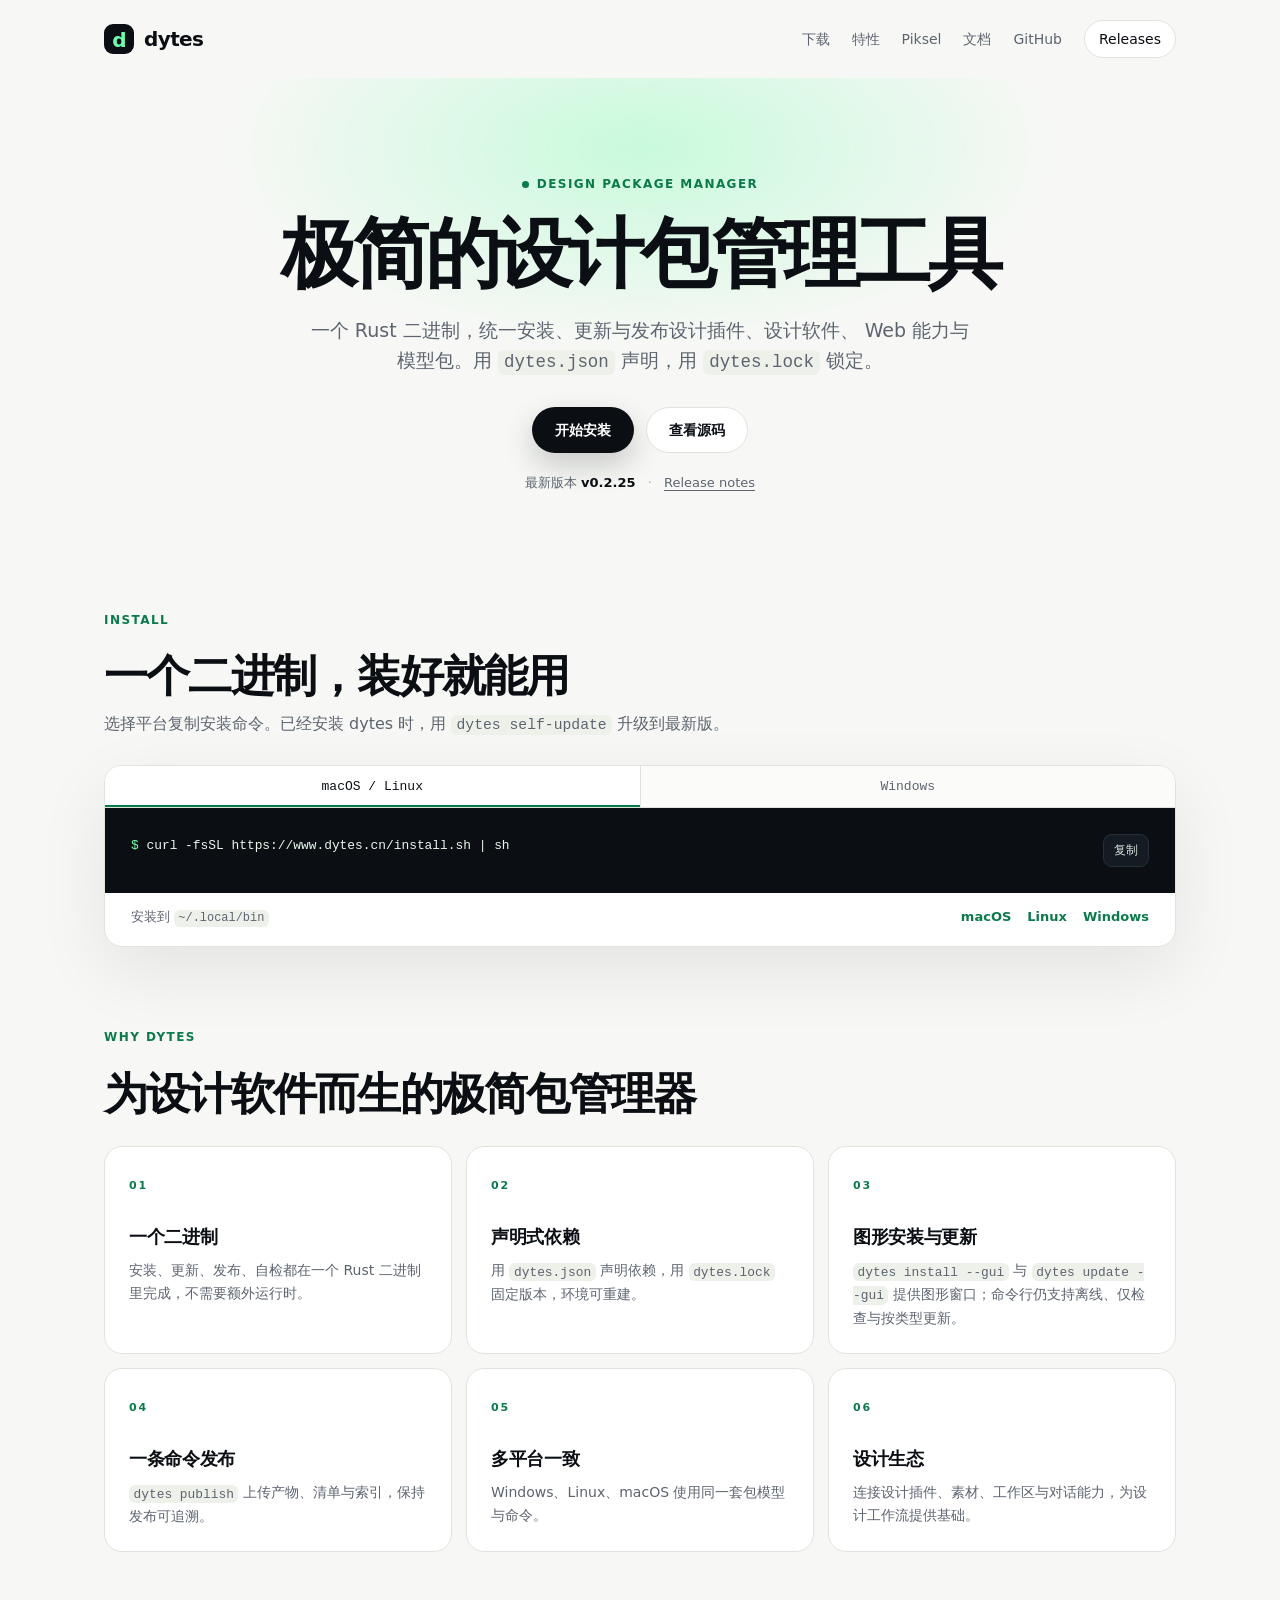
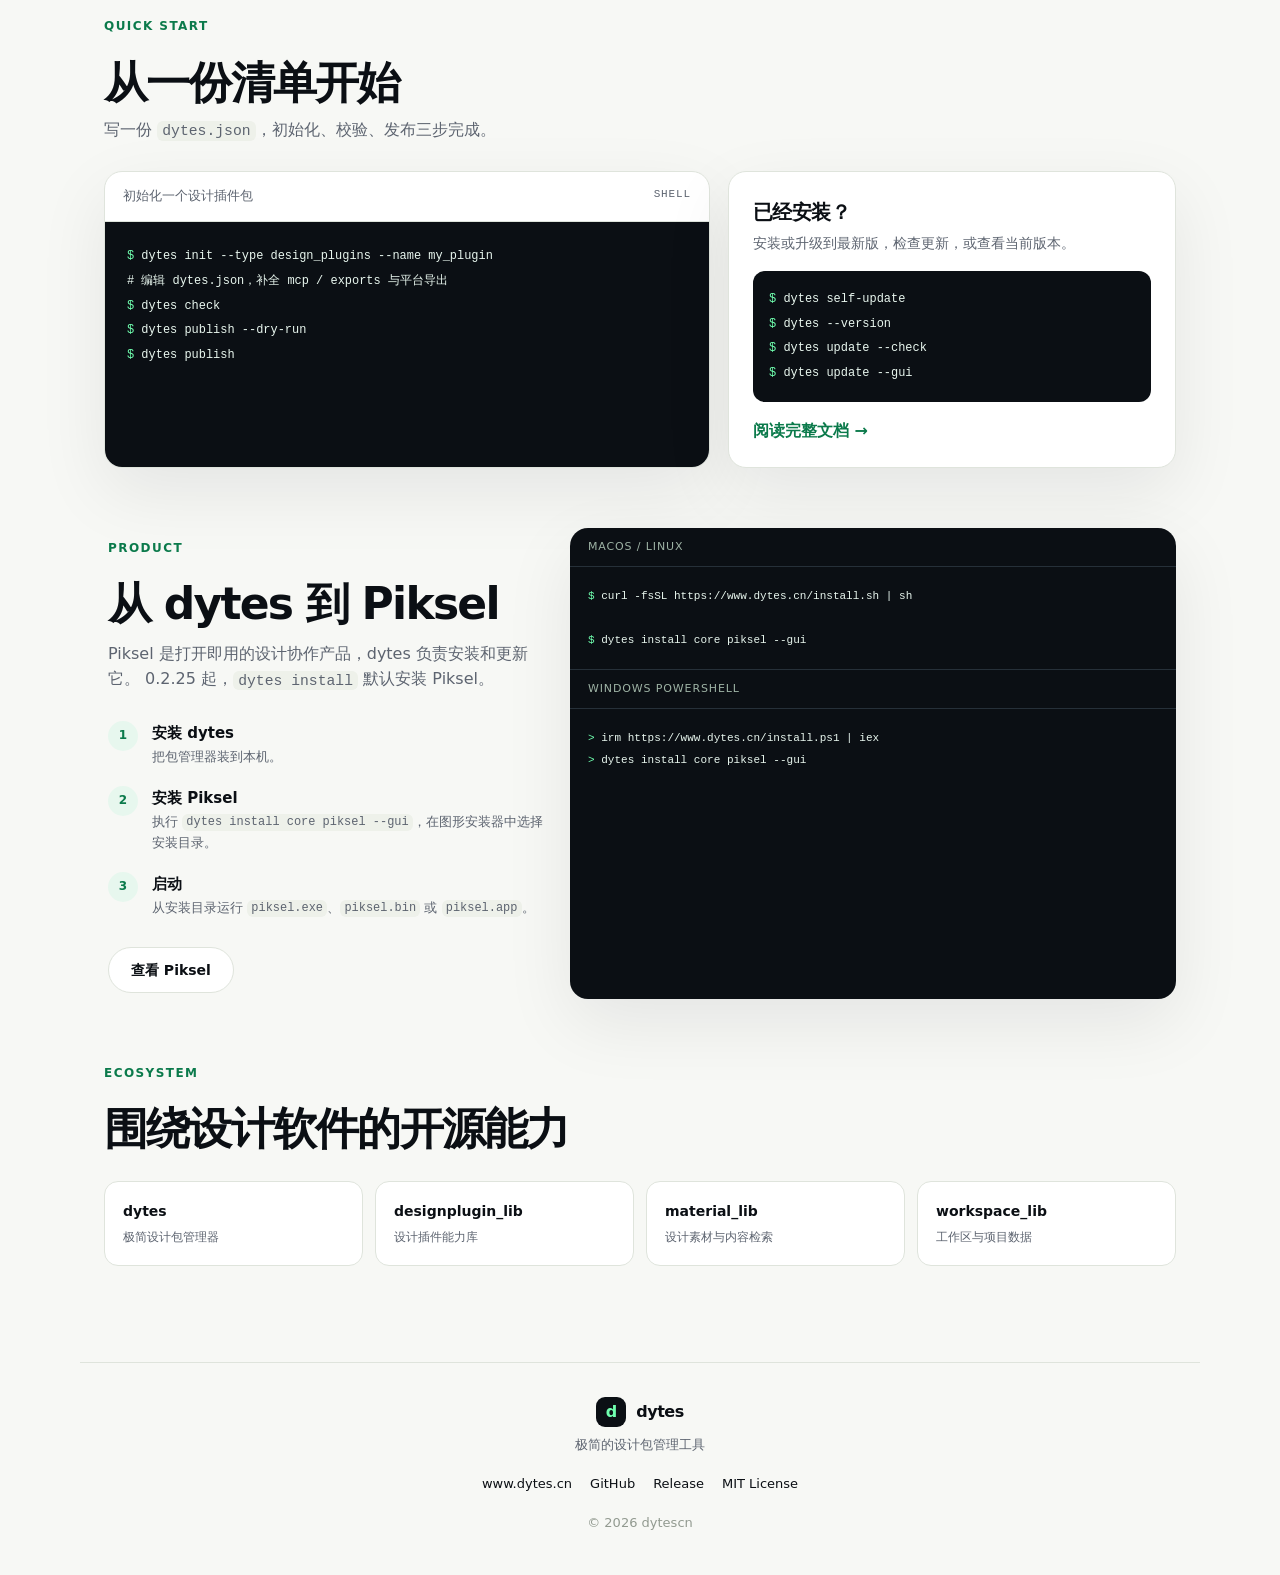
<file: index.html>
<!doctype html>
<html lang="zh-CN">
<head>
  <meta charset="utf-8">
  <meta name="viewport" content="width=device-width, initial-scale=1">
  <title>dytes · 极简的设计包管理工具</title>
  <meta name="description" content="dytes 是一个极简的设计包管理工具：用一个 Rust 二进制统一安装、更新和发布设计插件、设计软件、Web 能力与模型包。">
  <meta name="theme-color" content="#0b0f14">
  <link rel="canonical" href="https://www.dytes.cn/">
  <meta property="og:type" content="website">
  <meta property="og:site_name" content="dytes">
  <meta property="og:title" content="dytes · 极简的设计包管理工具">
  <meta property="og:description" content="一个二进制，管理设计插件、设计软件、Web 能力与模型包。">
  <meta property="og:url" content="https://www.dytes.cn/">
  <link rel="icon" href="data:image/svg+xml,%3Csvg xmlns='http://www.w3.org/2000/svg' viewBox='0 0 64 64'%3E%3Crect width='64' height='64' rx='14' fill='%230b0f14'/%3E%3Cpath d='M20 18h12c10 0 16 5.6 16 14s-6 14-16 14H20V18zm10 8v12h2c5 0 8-2.3 8-6s-3-6-8-6h-2z' fill='%2370ffaf'/%3E%3C/svg%3E">
  <link rel="stylesheet" href="./assets/css/site.css">
</head>
<body>
  <header class="site-header">
    <a class="brand" href="/" aria-label="dytes 首页">
      <span class="brand-mark">d</span>
      <span>dytes</span>
    </a>
    <nav class="site-nav" aria-label="主导航">
      <a href="#download">下载</a>
      <a href="#features">特性</a>
      <a href="#piksel">Piksel</a>
      <a href="https://github.com/dytescn/dytes/tree/main/docs">文档</a>
      <a href="https://github.com/dytescn">GitHub</a>
      <a class="nav-cta" href="https://github.com/dytescn/dytes/releases/latest">Releases</a>
    </nav>
  </header>

  <main>
    <section class="hero">
      <div class="hero-badge">Design package manager</div>
      <h1>极简的设计包管理工具</h1>
      <p class="hero-copy">
        一个 Rust 二进制，统一安装、更新与发布设计插件、设计软件、
        Web 能力与模型包。用 <code>dytes.json</code> 声明，用
        <code>dytes.lock</code> 锁定。
      </p>
      <div class="hero-actions">
        <a class="button button-primary" href="#download">开始安装</a>
        <a class="button button-ghost" href="https://github.com/dytescn/dytes">查看源码</a>
      </div>
      <p class="release-line">
        最新版本 <strong data-release-version>v0.2.25</strong>
        <span class="dot">·</span>
        <a data-release-link href="https://github.com/dytescn/dytes/releases/latest">Release notes</a>
      </p>
    </section>

    <section class="download-section" id="download">
      <div class="section-heading">
        <p class="eyebrow">Install</p>
        <h2>一个二进制，装好就能用</h2>
        <p>选择平台复制安装命令。已经安装 dytes 时，用 <code>dytes self-update</code> 升级到最新版。</p>
      </div>

      <div class="install-card">
        <div class="install-tabs" role="tablist" aria-label="安装平台">
          <button type="button" role="tab" aria-selected="true" data-tab="unix">macOS / Linux</button>
          <button type="button" role="tab" aria-selected="false" data-tab="windows">Windows</button>
        </div>
        <div class="install-command">
          <pre><code data-command="unix"><span class="prompt">$</span> curl -fsSL https://www.dytes.cn/install.sh | sh</code><code data-command="windows" hidden><span class="prompt">&gt;</span> irm https://www.dytes.cn/install.ps1 | iex</code></pre>
          <button class="copy-button" type="button" data-copy>复制</button>
        </div>
        <div class="install-meta">
          <span data-install-hint>安装到 <code>~/.local/bin</code></span>
          <span class="install-links">
            <a data-download="macos" href="https://packages.funxdata.com/core/dytes/latest/macos/dytes.app">macOS</a>
            <a data-download="linux" href="https://packages.funxdata.com/core/dytes/latest/linux/dytes.bin">Linux</a>
            <a data-download="windows" href="https://packages.funxdata.com/core/dytes/latest/windows/dytes.exe">Windows</a>
          </span>
        </div>
      </div>
    </section>

    <section class="features" id="features">
      <div class="section-heading">
        <p class="eyebrow">Why dytes</p>
        <h2>为设计软件而生的极简包管理器</h2>
      </div>
      <div class="feature-grid">
        <article class="feature-card">
          <span class="feature-icon">01</span>
          <h3>一个二进制</h3>
          <p>安装、更新、发布、自检都在一个 Rust 二进制里完成，不需要额外运行时。</p>
        </article>
        <article class="feature-card">
          <span class="feature-icon">02</span>
          <h3>声明式依赖</h3>
          <p>用 <code>dytes.json</code> 声明依赖，用 <code>dytes.lock</code> 固定版本，环境可重建。</p>
        </article>
        <article class="feature-card">
          <span class="feature-icon">03</span>
          <h3>图形安装与更新</h3>
          <p><code>dytes install --gui</code> 与 <code>dytes update --gui</code> 提供图形窗口；命令行仍支持离线、仅检查与按类型更新。</p>
        </article>
        <article class="feature-card">
          <span class="feature-icon">04</span>
          <h3>一条命令发布</h3>
          <p><code>dytes publish</code> 上传产物、清单与索引，保持发布可追溯。</p>
        </article>
        <article class="feature-card">
          <span class="feature-icon">05</span>
          <h3>多平台一致</h3>
          <p>Windows、Linux、macOS 使用同一套包模型与命令。</p>
        </article>
        <article class="feature-card">
          <span class="feature-icon">06</span>
          <h3>设计生态</h3>
          <p>连接设计插件、素材、工作区与对话能力，为设计工作流提供基础。</p>
        </article>
      </div>
    </section>

    <section class="quickstart">
      <div class="section-heading">
        <p class="eyebrow">Quick start</p>
        <h2>从一份清单开始</h2>
        <p>写一份 <code>dytes.json</code>，初始化、校验、发布三步完成。</p>
      </div>
      <div class="quickstart-grid">
        <div class="code-card">
          <div class="code-card-head">
            <span>初始化一个设计插件包</span>
            <span class="code-lang">shell</span>
          </div>
          <pre><code><span class="prompt">$</span> dytes init --type design_plugins --name my_plugin
# 编辑 dytes.json，补全 mcp / exports 与平台导出
<span class="prompt">$</span> dytes check
<span class="prompt">$</span> dytes publish --dry-run
<span class="prompt">$</span> dytes publish</code></pre>
        </div>
        <div class="quickstart-copy">
          <h3>已经安装？</h3>
          <p>安装或升级到最新版，检查更新，或查看当前版本。</p>
          <pre><code><span class="prompt">$</span> dytes self-update
<span class="prompt">$</span> dytes --version
<span class="prompt">$</span> dytes update --check
<span class="prompt">$</span> dytes update --gui</code></pre>
          <a class="text-link" href="https://github.com/dytescn/dytes/tree/main/docs">阅读完整文档 →</a>
        </div>
      </div>
    </section>

    <section class="piksel" id="piksel">
      <div class="piksel-panel">
        <div class="piksel-copy">
          <p class="eyebrow">Product</p>
          <h2>从 dytes 到 Piksel</h2>
          <p>
            Piksel 是打开即用的设计协作产品，dytes 负责安装和更新它。
            0.2.25 起，<code>dytes install</code> 默认安装 Piksel。
          </p>
          <ol class="steps">
            <li>
              <span class="step-index">1</span>
              <div>
                <strong>安装 dytes</strong>
                <p>把包管理器装到本机。</p>
              </div>
            </li>
            <li>
              <span class="step-index">2</span>
              <div>
                <strong>安装 Piksel</strong>
                <p>执行 <code>dytes install core piksel --gui</code>，在图形安装器中选择安装目录。</p>
              </div>
            </li>
            <li>
              <span class="step-index">3</span>
              <div>
                <strong>启动</strong>
                <p>从安装目录运行 <code>piksel.exe</code>、<code>piksel.bin</code> 或 <code>piksel.app</code>。</p>
              </div>
            </li>
          </ol>
          <a class="button button-ghost" href="https://github.com/dytescn/Piksel">查看 Piksel</a>
        </div>
        <div class="piksel-terminal">
          <div class="terminal-head">macOS / Linux</div>
          <pre><code><span class="prompt">$</span> curl -fsSL https://www.dytes.cn/install.sh | sh

<span class="prompt">$</span> dytes install core piksel --gui</code></pre>
          <div class="terminal-head terminal-head-second">Windows PowerShell</div>
          <pre><code><span class="prompt">&gt;</span> irm https://www.dytes.cn/install.ps1 | iex
<span class="prompt">&gt;</span> dytes install core piksel --gui</code></pre>
        </div>
      </div>
    </section>

    <section class="ecosystem" id="ecosystem">
      <div class="section-heading">
        <p class="eyebrow">Ecosystem</p>
        <h2>围绕设计软件的开源能力</h2>
      </div>
      <div class="ecosystem-list">
        <a href="https://github.com/dytescn/dytes" class="ecosystem-item">
          <strong>dytes</strong>
          <span>极简设计包管理器</span>
        </a>
        <a href="https://github.com/dytescn/designplugin_lib" class="ecosystem-item">
          <strong>designplugin_lib</strong>
          <span>设计插件能力库</span>
        </a>
        <a href="https://github.com/dytescn/material_lib" class="ecosystem-item">
          <strong>material_lib</strong>
          <span>设计素材与内容检索</span>
        </a>
        <a href="https://github.com/dytescn/workspace_lib" class="ecosystem-item">
          <strong>workspace_lib</strong>
          <span>工作区与项目数据</span>
        </a>
      </div>
    </section>
  </main>

  <footer class="site-footer">
    <div class="footer-brand">
      <span class="brand-mark">d</span>
      <strong>dytes</strong>
    </div>
    <p>极简的设计包管理工具</p>
    <div class="footer-links">
      <a href="https://www.dytes.cn">www.dytes.cn</a>
      <a href="https://github.com/dytescn">GitHub</a>
      <a href="https://github.com/dytescn/dytes/releases/latest">Release</a>
      <a href="https://github.com/dytescn/dytes/blob/main/LICENSE">MIT License</a>
    </div>
    <p class="copyright">© 2026 dytescn</p>
  </footer>

  <script src="https://packages.funxdata.com/core/dytes/latest/version.js" defer></script>
  <script src="./assets/js/site.js" defer></script>
</body>
</html>
</file>
<file: assets/css/site.css>
:root {
  --bg: #f7f8f5;
  --surface: #ffffff;
  --ink: #0b0f14;
  --muted: #5d6470;
  --line: #dfe4dc;
  --accent: #0b7a4b;
  --accent-bright: #70ffaf;
  --accent-soft: #e7f7ee;
  --code: #0b0f14;
  --code-line: #263039;
  --shadow: 0 24px 70px rgba(11, 15, 20, 0.08);
  --radius: 18px;
  --max: 1120px;
}

* {
  box-sizing: border-box;
}

html {
  scroll-behavior: smooth;
}

body {
  margin: 0;
  background: var(--bg);
  color: var(--ink);
  font-family: "Inter", "SF Pro Text", "Segoe UI", "PingFang SC", "Microsoft YaHei", system-ui, sans-serif;
  line-height: 1.6;
  -webkit-font-smoothing: antialiased;
}

a {
  color: inherit;
  text-decoration: none;
}

button,
code,
pre {
  font-family: "SFMono-Regular", "Cascadia Code", "JetBrains Mono", Consolas, monospace;
}

code {
  font-size: 0.92em;
  background: #eef1ea;
  border-radius: 6px;
  padding: 0.12em 0.35em;
}

pre code {
  background: none;
  padding: 0;
}

.site-header {
  position: sticky;
  top: 0;
  z-index: 20;
  display: flex;
  align-items: center;
  justify-content: space-between;
  gap: 24px;
  max-width: var(--max);
  margin: 0 auto;
  padding: 20px 24px;
  backdrop-filter: blur(16px);
  background: rgba(247, 248, 245, 0.86);
}

.brand,
.footer-brand {
  display: inline-flex;
  align-items: center;
  gap: 10px;
  font-weight: 700;
  letter-spacing: -0.03em;
  font-size: 20px;
}

.brand-mark {
  display: inline-grid;
  place-items: center;
  width: 30px;
  height: 30px;
  border-radius: 9px;
  background: var(--ink);
  color: var(--accent-bright);
  font-weight: 800;
}

.site-nav {
  display: flex;
  align-items: center;
  gap: 22px;
  font-size: 14px;
  color: var(--muted);
}

.site-nav a {
  transition: color 0.2s ease;
}

.site-nav a:hover,
.site-nav a:focus-visible {
  color: var(--ink);
}

.nav-cta {
  color: var(--ink) !important;
  border: 1px solid var(--line);
  border-radius: 999px;
  padding: 7px 14px;
  background: var(--surface);
}

main {
  overflow: hidden;
}

.hero {
  position: relative;
  max-width: var(--max);
  margin: 0 auto;
  padding: 92px 24px 72px;
  text-align: center;
}

.hero::before {
  content: "";
  position: absolute;
  inset: -140px 10% auto;
  height: 420px;
  background: radial-gradient(ellipse at center, rgba(112, 255, 175, 0.35), transparent 65%);
  filter: blur(10px);
  z-index: -1;
}

.hero-badge,
.eyebrow {
  display: inline-flex;
  align-items: center;
  gap: 8px;
  color: var(--accent);
  font-size: 12px;
  font-weight: 700;
  letter-spacing: 0.12em;
  text-transform: uppercase;
}

.hero-badge::before {
  content: "";
  width: 7px;
  height: 7px;
  border-radius: 50%;
  background: var(--accent);
}

h1,
h2,
h3,
p {
  margin-top: 0;
}

h1 {
  max-width: 880px;
  margin: 18px auto 22px;
  font-size: clamp(42px, 7vw, 76px);
  line-height: 1.04;
  letter-spacing: -0.055em;
}

h1 span {
  color: var(--accent);
}

.hero-copy {
  max-width: 660px;
  margin: 0 auto 30px;
  color: var(--muted);
  font-size: clamp(16px, 2vw, 19px);
}

.hero-actions {
  display: flex;
  justify-content: center;
  flex-wrap: wrap;
  gap: 12px;
}

.button {
  display: inline-flex;
  align-items: center;
  justify-content: center;
  min-height: 46px;
  padding: 0 22px;
  border-radius: 999px;
  border: 1px solid transparent;
  font-size: 14px;
  font-weight: 700;
  transition: transform 0.2s ease, box-shadow 0.2s ease, background 0.2s ease;
}

.button:hover {
  transform: translateY(-1px);
}

.button-primary {
  background: var(--ink);
  color: #fff;
  box-shadow: 0 12px 30px rgba(11, 15, 20, 0.2);
}

.button-primary:hover {
  background: #182028;
}

.button-ghost {
  background: var(--surface);
  border-color: var(--line);
}

.release-line {
  margin: 20px 0 0;
  color: var(--muted);
  font-size: 13px;
}

.release-line strong {
  color: var(--ink);
}

.release-line a {
  text-decoration: underline;
  text-underline-offset: 3px;
}

.dot {
  margin: 0 8px;
  color: #a7aea4;
}

.download-section,
.features,
.quickstart,

.piksel {
  max-width: var(--max);
  margin: 0 auto;
  padding: 40px 24px 20px;
}

.piksel-panel {
  display: grid;
  grid-template-columns: 0.85fr 1.15fr;
  gap: 18px;
  align-items: stretch;
}

.piksel-copy {
  padding: 6px 4px;
}

.piksel-copy h2 {
  margin: 10px 0 12px;
  font-size: clamp(30px, 4vw, 44px);
  line-height: 1.1;
  letter-spacing: -0.04em;
}

.piksel-copy > p:not(.eyebrow) {
  color: var(--muted);
}

.steps {
  display: grid;
  gap: 18px;
  margin: 28px 0;
  padding: 0;
  list-style: none;
}

.steps li {
  display: flex;
  gap: 14px;
  align-items: flex-start;
}

.step-index {
  display: inline-grid;
  flex: 0 0 30px;
  place-items: center;
  width: 30px;
  height: 30px;
  border-radius: 50%;
  background: var(--accent-soft);
  color: var(--accent);
  font-size: 12px;
  font-weight: 700;
}

.steps strong {
  display: block;
  font-size: 15px;
}

.steps p {
  margin: 2px 0 0;
  color: var(--muted);
  font-size: 13px;
}

.piksel-terminal {
  overflow: hidden;
  border-radius: var(--radius);
  background: var(--code);
  color: #e9f7ef;
  box-shadow: var(--shadow);
}

.terminal-head {
  padding: 10px 18px;
  border-bottom: 1px solid var(--code-line);
  color: #9eb3a5;
  font-size: 11px;
  letter-spacing: 0.08em;
  text-transform: uppercase;
}

.terminal-head-second {
  border-top: 1px solid var(--code-line);
}

.piksel-terminal pre {
  margin: 0;
  padding: 18px;
  overflow-x: auto;
  color: #e9f7ef;
  font-size: 12px;
  line-height: 1.85;
}

.piksel-terminal pre code {
  white-space: pre-wrap;
  word-break: break-word;
}

@media (max-width: 880px) {
  .piksel-panel {
    grid-template-columns: 1fr;
  }

  .piksel-copy {
    padding: 0;
  }
}

.ecosystem {
  max-width: var(--max);
  margin: 0 auto;
  padding: 76px 24px;
}

.section-heading {
  max-width: 680px;
  margin-bottom: 28px;
}

.section-heading h2 {
  margin: 10px 0 10px;
  font-size: clamp(30px, 4vw, 44px);
  line-height: 1.1;
  letter-spacing: -0.04em;
}

.section-heading p:last-child {
  margin-bottom: 0;
  color: var(--muted);
}

.install-card {
  overflow: hidden;
  border: 1px solid var(--line);
  border-radius: var(--radius);
  background: var(--surface);
  box-shadow: var(--shadow);
}

.install-tabs {
  display: flex;
  border-bottom: 1px solid var(--line);
  background: #fbfcf9;
}

.install-tabs button {
  flex: 1;
  border: 0;
  border-right: 1px solid var(--line);
  background: transparent;
  padding: 13px 18px;
  color: var(--muted);
  font-size: 13px;
  cursor: pointer;
}

.install-tabs button:last-child {
  border-right: 0;
}

.install-tabs button[aria-selected="true"] {
  color: var(--ink);
  background: var(--surface);
  box-shadow: inset 0 -2px 0 var(--accent);
}

.install-command {
  display: flex;
  align-items: flex-start;
  gap: 16px;
  padding: 26px;
  background: var(--code);
  color: #e9f7ef;
}

.install-command pre {
  flex: 1;
  min-width: 0;
  margin: 0;
  overflow-x: auto;
  white-space: pre-wrap;
  word-break: break-word;
  font-size: 14px;
}

.prompt {
  color: var(--accent-bright);
  user-select: none;
}

.copy-button {
  border: 1px solid var(--code-line);
  border-radius: 9px;
  background: #141b22;
  color: #d8e4dc;
  padding: 7px 10px;
  font-size: 12px;
  cursor: pointer;
  white-space: nowrap;
  transition: background 0.2s ease, border-color 0.2s ease;
}

.copy-button:hover {
  background: #1d2831;
  border-color: #3b4a54;
}

.install-meta {
  display: flex;
  align-items: center;
  justify-content: space-between;
  gap: 18px;
  flex-wrap: wrap;
  padding: 14px 26px 18px;
  color: var(--muted);
  font-size: 13px;
}

.install-links {
  display: flex;
  gap: 16px;
}

.install-links a,
.text-link {
  color: var(--accent);
  font-weight: 600;
}

.features {
  padding-top: 56px;
}

.feature-grid {
  display: grid;
  grid-template-columns: repeat(3, minmax(0, 1fr));
  gap: 14px;
}

.feature-card {
  border: 1px solid var(--line);
  border-radius: var(--radius);
  background: var(--surface);
  padding: 24px;
  transition: transform 0.2s ease, box-shadow 0.2s ease;
}

.feature-card:hover {
  transform: translateY(-3px);
  box-shadow: 0 16px 40px rgba(11, 15, 20, 0.07);
}

.feature-icon {
  display: inline-block;
  margin-bottom: 28px;
  color: var(--accent);
  font-size: 11px;
  font-weight: 700;
  letter-spacing: 0.16em;
}

.feature-card h3 {
  margin-bottom: 8px;
  font-size: 18px;
  letter-spacing: -0.02em;
}

.feature-card p {
  margin-bottom: 0;
  color: var(--muted);
  font-size: 14px;
}

.quickstart {
  padding-top: 40px;
}

.quickstart-grid {
  display: grid;
  grid-template-columns: 1.15fr 0.85fr;
  gap: 18px;
  align-items: stretch;
}

.code-card,
.quickstart-copy {
  border: 1px solid var(--line);
  border-radius: var(--radius);
  background: var(--surface);
  box-shadow: var(--shadow);
}

.code-card-head {
  display: flex;
  justify-content: space-between;
  gap: 12px;
  padding: 14px 18px;
  border-bottom: 1px solid var(--line);
  font-size: 13px;
  color: var(--muted);
}

.code-lang {
  font-family: "SFMono-Regular", Consolas, monospace;
  font-size: 11px;
  text-transform: uppercase;
  letter-spacing: 0.08em;
}

.code-card pre,
.quickstart-copy pre {
  margin: 0;
  padding: 22px;
  overflow-x: auto;
  background: var(--code);
  color: #e9f7ef;
  font-size: 13px;
  line-height: 1.9;
}

.code-card {
  overflow: hidden;
}

.code-card pre {
  min-height: 100%;
}

.quickstart-copy {
  padding: 24px;
}

.quickstart-copy h3 {
  margin-bottom: 4px;
  font-size: 20px;
  letter-spacing: -0.03em;
}

.quickstart-copy p {
  color: var(--muted);
  font-size: 14px;
}

.quickstart-copy pre {
  margin: 16px 0;
  border-radius: 12px;
  padding: 16px;
}

.ecosystem {
  padding-top: 40px;
  padding-bottom: 96px;
}

.ecosystem-list {
  display: grid;
  grid-template-columns: repeat(4, minmax(0, 1fr));
  gap: 12px;
}

.ecosystem-item {
  display: flex;
  flex-direction: column;
  gap: 5px;
  padding: 18px;
  border: 1px solid var(--line);
  border-radius: 14px;
  background: var(--surface);
  transition: border-color 0.2s ease, transform 0.2s ease;
}

.ecosystem-item:hover {
  border-color: var(--accent);
  transform: translateY(-2px);
}

.ecosystem-item strong {
  font-size: 14px;
}

.ecosystem-item span {
  color: var(--muted);
  font-size: 12px;
}

.site-footer {
  max-width: var(--max);
  margin: 0 auto;
  padding: 34px 24px 42px;
  border-top: 1px solid var(--line);
  text-align: center;
  color: var(--muted);
}

.footer-brand {
  justify-content: center;
  color: var(--ink);
  font-size: 16px;
}

.site-footer > p {
  margin: 8px 0;
  font-size: 13px;
}

.footer-links {
  display: flex;
  justify-content: center;
  flex-wrap: wrap;
  gap: 18px;
  margin: 18px 0;
  font-size: 13px;
}

.footer-links a {
  color: var(--ink);
}

.footer-links a:hover {
  color: var(--accent);
}

.copyright {
  color: #929a90;
}

:focus-visible {
  outline: 3px solid rgba(11, 122, 75, 0.45);
  outline-offset: 3px;
}

@media (max-width: 880px) {
  .site-header {
    padding: 16px 18px;
  }

  .site-nav {
    gap: 14px;
    font-size: 13px;
  }

  .site-nav a:nth-child(2),
  .site-nav a:nth-child(3) {
    display: none;
  }

  .hero {
    padding-top: 64px;
  }

  .feature-grid {
    grid-template-columns: repeat(2, minmax(0, 1fr));
  }

  .quickstart-grid {
    grid-template-columns: 1fr;
  }

  .ecosystem-list {
    grid-template-columns: repeat(2, minmax(0, 1fr));
  }
}

@media (max-width: 560px) {
  h1 {
    font-size: 42px;
  }

  .hero-actions .button {
    width: 100%;
  }

  .install-command {
    flex-direction: column;
  }

  .copy-button {
    align-self: flex-end;
  }

  .install-meta {
    align-items: flex-start;
    flex-direction: column;
  }

  .feature-grid,
  .ecosystem-list {
    grid-template-columns: 1fr;
  }
}
</file>
